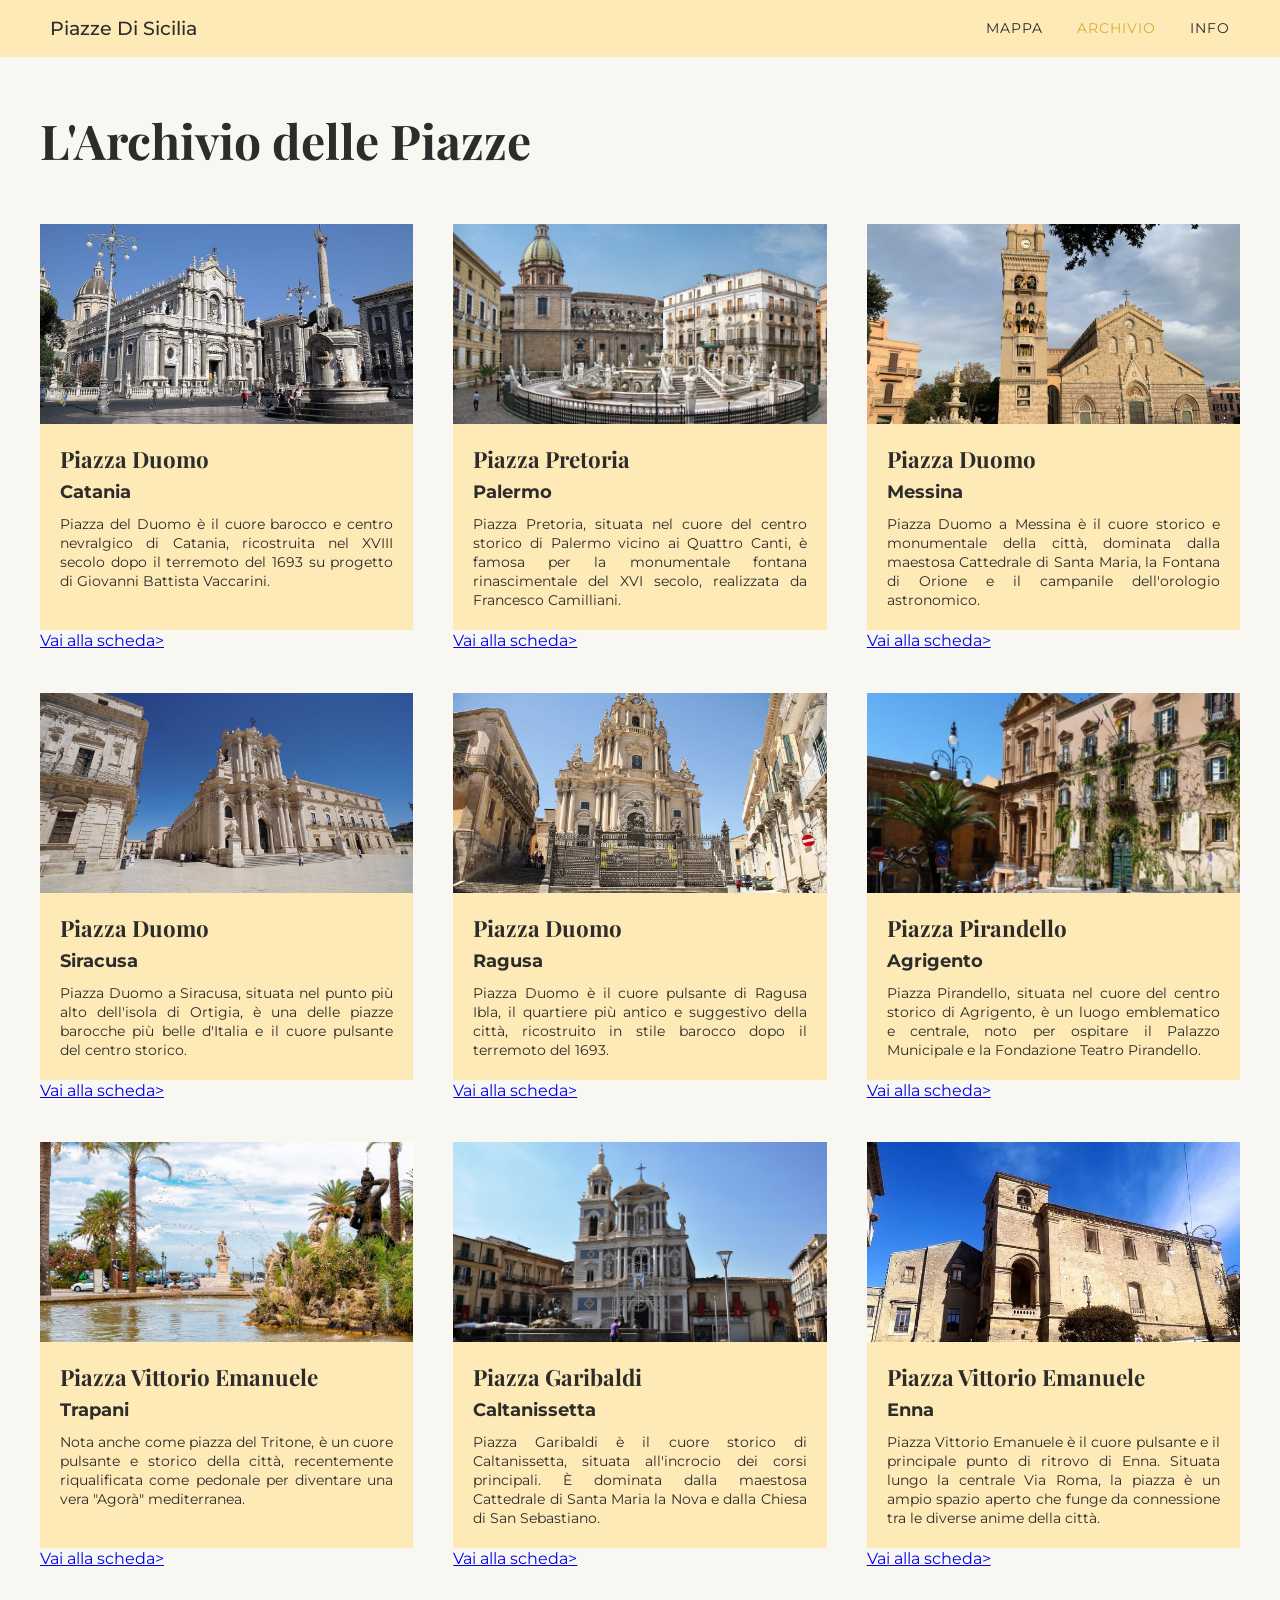
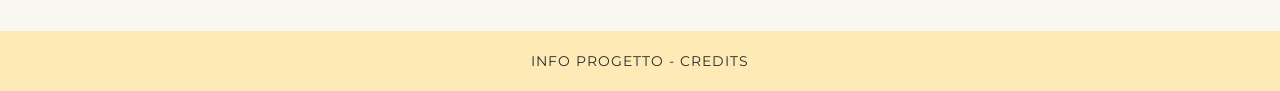
<file: index.html>
<!DOCTYPE html>
<html lang="en">
<head>
    <meta charset="UTF-8">
    <meta name="viewport" content="width=device-width, initial-scale=1.0">
    <title>Piazze di Sicilia - Archivio</title>
    <link href="https://fonts.googleapis.com/css2?family=Montserrat:wght@400;500;700&family=Playfair+Display:wght@700&display=swap" rel="stylesheet">
    
    <link rel="stylesheet" href="style.css">
</head>
<body>

    <header>
        <div class="logo">Piazze Di Sicilia</div>
        <nav>
            <a href="#">Mappa</a>
            <a href="#" class="active">Archivio</a>
            <a href="#">Info</a>
        </nav>
    </header>

    <main>
        <h1>L'Archivio delle Piazze</h1>

        <div class="grid-piazze">
            
            <article class="card">
                <img src="CSS/SIC-CT-01.jpg" alt="Piazza Duomo Catania" class="card-image">
                <div class="card-content">
                    <h2>Piazza Duomo</h2>
                    <h3>Catania</h3>
                    <p>Piazza del Duomo è il cuore barocco e centro nevralgico di Catania, ricostruita nel XVIII secolo dopo il terremoto del 1693 su progetto di Giovanni Battista Vaccarini.</p>
                </div>
                <a href="catania.html" class="btn-link">Vai alla scheda></a>
            </article>

            <article class="card">
                <img src="CSS/SIC-PA-01.jpg" alt="Piazza Pretoria Palermo" class="card-image">
                <div class="card-content">
                    <h2>Piazza Pretoria</h2>
                    <h3>Palermo</h3>
                    <p>Piazza Pretoria, situata nel cuore del centro storico di Palermo vicino ai Quattro Canti, è famosa per la monumentale fontana rinascimentale del XVI secolo, realizzata da Francesco Camilliani.</p>
                </div>
                <a href="palermo.html" class="btn-link">Vai alla scheda></a>
            </article>

            <article class="card">
                <img src="CSS/SIC-ME-01.jpg" alt="Piazza Duomo Messina" class="card-image">
                <div class="card-content">
                    <h2>Piazza Duomo</h2>
                    <h3>Messina</h3>
                    <p>Piazza Duomo a Messina è il cuore storico e monumentale della città, dominata dalla maestosa Cattedrale di Santa Maria, la Fontana di Orione e il campanile dell'orologio astronomico.</p>
                </div>
                <a href="messina.html" class="btn-link">Vai alla scheda></a>
            </article>

            <article class="card">
                <img src="CSS/SIC-SR-01.jpg" alt="Piazza Duomo Siracusa" class="card-image">
                <div class="card-content">
                    <h2>Piazza Duomo</h2>
                    <h3>Siracusa</h3>
                    <p>Piazza Duomo a Siracusa, situata nel punto più alto dell'isola di Ortigia, è una delle piazze barocche più belle d'Italia e il cuore pulsante del centro storico.</p>
                </div>
                <a href="siracusa.html" class="btn-link">Vai alla scheda></a>
            </article>

            <article class="card">
                <img src="CSS/SIC-RG-01.jpg" alt="Piazza Duomo Ragusa" class="card-image">
                <div class="card-content">
                    <h2>Piazza Duomo</h2>
                    <h3>Ragusa</h3>
                    <p>Piazza Duomo è il cuore pulsante di Ragusa Ibla, il quartiere più antico e suggestivo della città, ricostruito in stile barocco dopo il terremoto del 1693.</p>
                </div>
                <a href="ragusa.html" class="btn-link">Vai alla scheda></a>
            </article>

            <article class="card">
                <img src="CSS/SIC-AG-01.jpg" alt="Piazza Pirandello Agrigento" class="card-image">
                <div class="card-content">
                    <h2>Piazza Pirandello</h2>
                    <h3>Agrigento</h3>
                    <p>Piazza Pirandello, situata nel cuore del centro storico di Agrigento, è un luogo emblematico e centrale, noto per ospitare il Palazzo Municipale e la Fondazione Teatro Pirandello.</p>
                </div>
                <a href="agrigento.html" class="btn-link">Vai alla scheda></a>
            </article>

            <article class="card">
                <img src="CSS/SIC-TP-01.jpg" alt="Piazza Vittorio emanuele" class="card-image">
                <div class="card-content">
                    <h2>Piazza Vittorio Emanuele</h2>
                    <h3>Trapani</h3>
                    <p>Nota anche come piazza del Tritone, è un cuore pulsante e storico della città, recentemente riqualificata come pedonale per diventare una vera "Agorà" mediterranea.</p>
                </div>
                <a href="trapani.html" class="btn-link">Vai alla scheda></a>
            </article>

            <article class="card">
                <img src="CSS/SIC-CL-01.jpg" alt="Piazza Garibaldi" class="card-image">
                <div class="card-content">
                    <h2>Piazza Garibaldi</h2>
                    <h3>Caltanissetta</h3>
                    <p>Piazza Garibaldi è il cuore storico di Caltanissetta, situata all'incrocio dei corsi principali. È dominata dalla maestosa Cattedrale di Santa Maria la Nova e dalla Chiesa di San Sebastiano.</p>
                </div>
                <a href="caltanissetta.html" class="btn-link">Vai alla scheda></a>
            </article>

            <article class="card">
                <img src="CSS/SIC-EN-01.webp" alt="Piazza Vittorio emanuele" class="card-image">
                <div class="card-content">
                    <h2>Piazza Vittorio Emanuele</h2>
                    <h3>Enna</h3>
                    <p>Piazza Vittorio Emanuele è il cuore pulsante e il principale punto di ritrovo di Enna. Situata lungo la centrale Via Roma, la piazza è un ampio spazio aperto che funge da connessione tra le diverse anime della città.</p>
                </div>
                <a href="enna.html" class="btn-link">Vai alla scheda></a>
            </article>

        </div>
    </main>

    <footer>
        Info Progetto - Credits
    </footer>

</body>
</html>
</file>
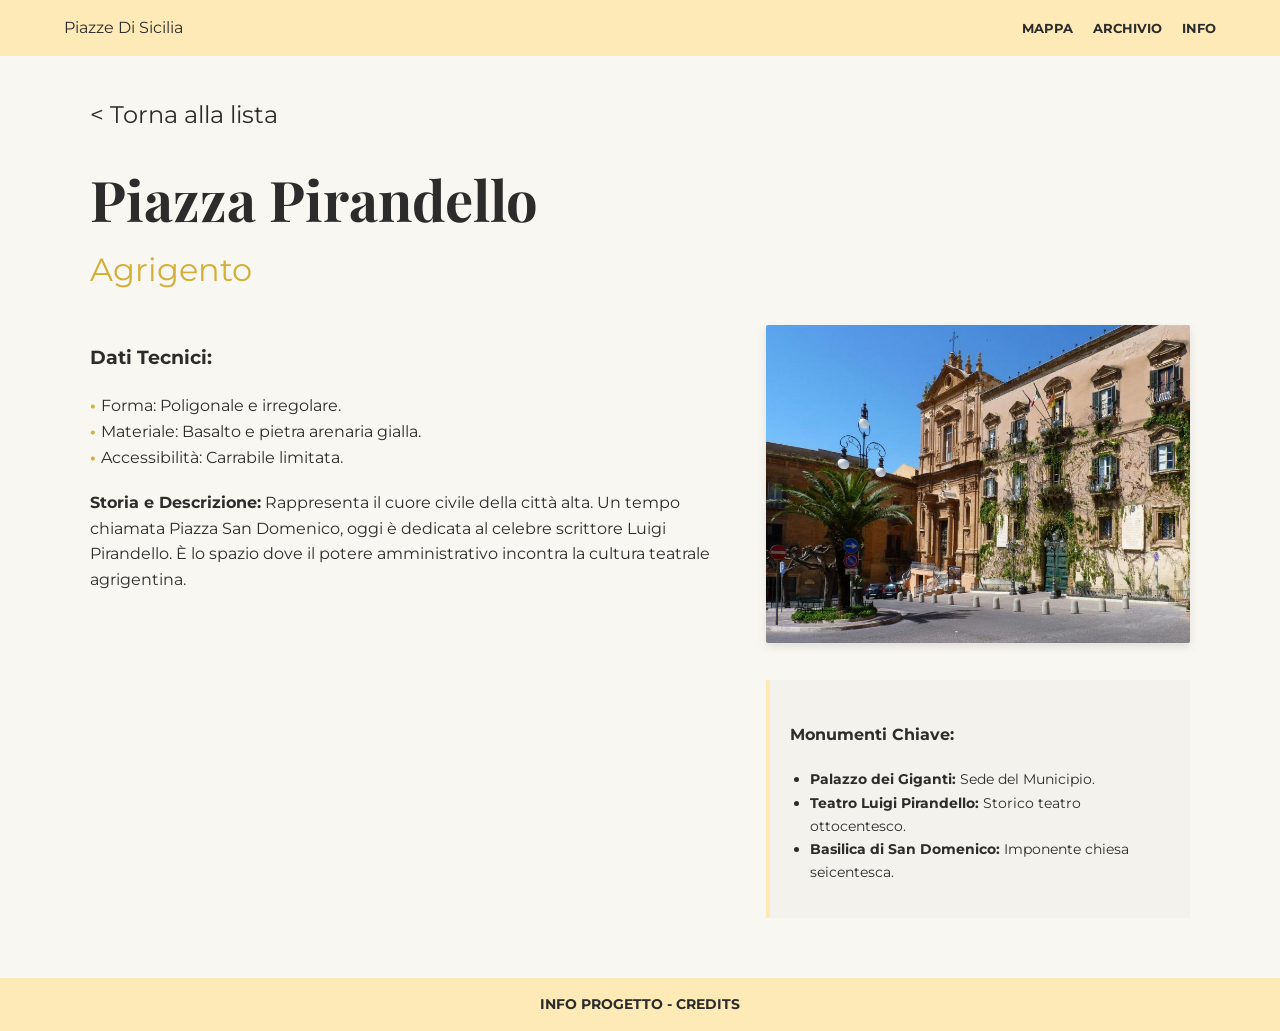
<file: agrigento.html>
<!DOCTYPE html>
<html lang="it">
<head>
    <meta charset="UTF-8">
    <title>Dettaglio - Piazza Duomo Ragusa Ibla</title>
    <link href="https://fonts.googleapis.com/css2?family=Montserrat:wght@400;700&family=Playfair+Display:wght@700&display=swap" rel="stylesheet">
    <style>
        :root { --gold-bg: #FEEAB6; --page-bg: #F9F7F2; --text-dark: #2C2C2C; }
        body { margin: 0; font-family: 'Montserrat', sans-serif; background: var(--page-bg); color: var(--text-dark); line-height: 1.6; }
        header, footer { background: var(--gold-bg); padding: 15px 5%; display: flex; justify-content: space-between; align-items: center; }
        header nav a { text-decoration: none; color: var(--text-dark); margin-left: 20px; font-weight: bold; text-transform: uppercase; font-size: 0.8em; }
        .container { max-width: 1100px; margin: 40px auto; padding: 0 40px; }
        .back-link { text-decoration: none; color: var(--text-dark); font-size: 1.5em; display: block; margin-bottom: 20px; }
        .titles h1 { font-family: 'Playfair Display', serif; font-size: 3.5em; margin: 0; }
        .titles h2 { font-size: 2em; margin: 0; font-weight: normal; color: #D4AF37; }
        .main-layout { display: flex; gap: 40px; margin-top: 30px; }
        .left-col { flex: 1.5; }
        .right-col { flex: 1; }
        .hero-img { width: 100%; border-radius: 2px; box-shadow: 0 4px 10px rgba(0,0,0,0.1); }
        .data-list { list-style: none; padding: 0; margin: 20px 0; }
        .data-list li::before { content: "• "; font-weight: bold; color: #D4AF37; }
        .monuments-box { background: rgba(0,0,0,0.02); padding: 20px; border-left: 4px solid var(--gold-bg); }
        footer { justify-content: center; margin-top: 60px; font-weight: bold; text-transform: uppercase; font-size: 0.9em; }
    </style>
</head>
<body>
    <header><div>Piazze Di Sicilia</div><nav><a href="index.html">MAPPA</a><a href="index.html">ARCHIVIO</a><a href="#">INFO</a></nav></header>
<div class="container">
    <a href="index.html" class="back-link">&lt; Torna alla lista</a>
    <div class="titles"><h1>Piazza Pirandello</h1><h2>Agrigento</h2></div>
    <div class="main-layout">
        <div class="left-col">
            <h3>Dati Tecnici:</h3>
            <ul class="data-list">
                <li>Forma: Poligonale e irregolare.</li>
                <li>Materiale: Basalto e pietra arenaria gialla.</li>
                <li>Accessibilità: Carrabile limitata.</li>
            </ul>
            <p><strong>Storia e Descrizione:</strong> Rappresenta il cuore civile della città alta. Un tempo chiamata Piazza San Domenico, oggi è dedicata al celebre scrittore Luigi Pirandello. È lo spazio dove il potere amministrativo incontra la cultura teatrale agrigentina.</p>
        </div>
        <div class="right-col">
            <img src="CSS/SIC-AG-01.jpg" class="hero-img" alt="Agrigento">
            <div class="monuments-box" style="margin-top: 30px;">
                <h4>Monumenti Chiave:</h4>
                <ul style="padding-left: 20px; font-size: 0.9em;">
                    <li><strong>Palazzo dei Giganti:</strong> Sede del Municipio.</li>
                    <li><strong>Teatro Luigi Pirandello:</strong> Storico teatro ottocentesco.</li>
                    <li><strong>Basilica di San Domenico:</strong> Imponente chiesa seicentesca.</li>
                </ul>
            </div>
        </div>
    </div>
</div>
<footer>INFO PROGETTO - CREDITS</footer>
</body>
</html>
</file>
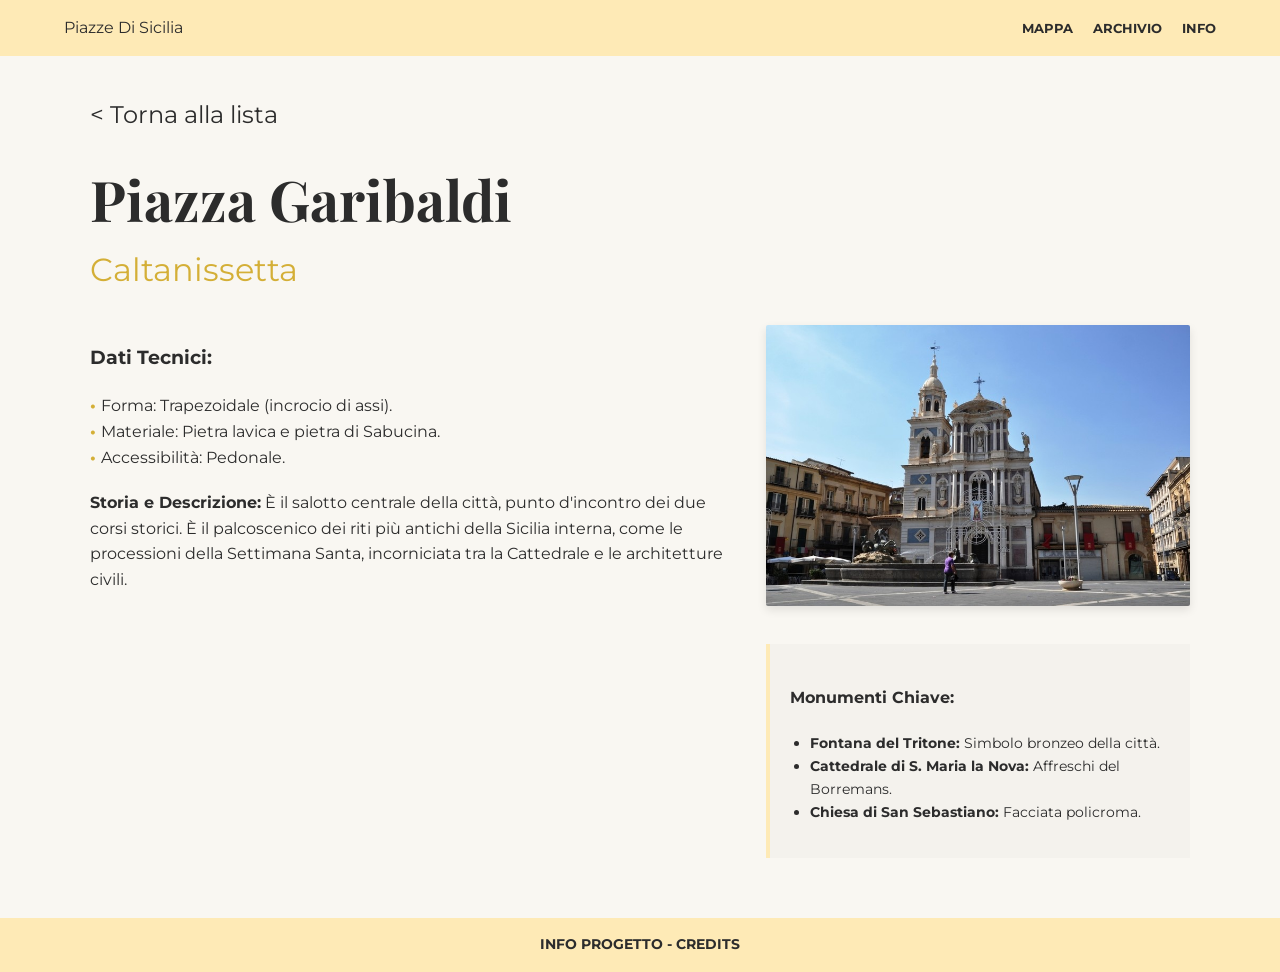
<file: caltanissetta.html>
<!DOCTYPE html>
<html lang="it">
<head>
    <meta charset="UTF-8">
    <title>Dettaglio - Piazza Duomo Ragusa Ibla</title>
    <link href="https://fonts.googleapis.com/css2?family=Montserrat:wght@400;700&family=Playfair+Display:wght@700&display=swap" rel="stylesheet">
    <style>
        :root { --gold-bg: #FEEAB6; --page-bg: #F9F7F2; --text-dark: #2C2C2C; }
        body { margin: 0; font-family: 'Montserrat', sans-serif; background: var(--page-bg); color: var(--text-dark); line-height: 1.6; }
        header, footer { background: var(--gold-bg); padding: 15px 5%; display: flex; justify-content: space-between; align-items: center; }
        header nav a { text-decoration: none; color: var(--text-dark); margin-left: 20px; font-weight: bold; text-transform: uppercase; font-size: 0.8em; }
        .container { max-width: 1100px; margin: 40px auto; padding: 0 40px; }
        .back-link { text-decoration: none; color: var(--text-dark); font-size: 1.5em; display: block; margin-bottom: 20px; }
        .titles h1 { font-family: 'Playfair Display', serif; font-size: 3.5em; margin: 0; }
        .titles h2 { font-size: 2em; margin: 0; font-weight: normal; color: #D4AF37; }
        .main-layout { display: flex; gap: 40px; margin-top: 30px; }
        .left-col { flex: 1.5; }
        .right-col { flex: 1; }
        .hero-img { width: 100%; border-radius: 2px; box-shadow: 0 4px 10px rgba(0,0,0,0.1); }
        .data-list { list-style: none; padding: 0; margin: 20px 0; }
        .data-list li::before { content: "• "; font-weight: bold; color: #D4AF37; }
        .monuments-box { background: rgba(0,0,0,0.02); padding: 20px; border-left: 4px solid var(--gold-bg); }
        footer { justify-content: center; margin-top: 60px; font-weight: bold; text-transform: uppercase; font-size: 0.9em; }
    </style>
</head>
<body>
    <header><div>Piazze Di Sicilia</div><nav><a href="index.html">MAPPA</a><a href="index.html">ARCHIVIO</a><a href="#">INFO</a></nav></header>
    <div class="container">
    <a href="index.html" class="back-link">&lt; Torna alla lista</a>
    <div class="titles"><h1>Piazza Garibaldi</h1><h2>Caltanissetta</h2></div>
    <div class="main-layout">
        <div class="left-col">
            <h3>Dati Tecnici:</h3>
            <ul class="data-list">
                <li>Forma: Trapezoidale (incrocio di assi).</li>
                <li>Materiale: Pietra lavica e pietra di Sabucina.</li>
                <li>Accessibilità: Pedonale.</li>
            </ul>
            <p><strong>Storia e Descrizione:</strong> È il salotto centrale della città, punto d'incontro dei due corsi storici. È il palcoscenico dei riti più antichi della Sicilia interna, come le processioni della Settimana Santa, incorniciata tra la Cattedrale e le architetture civili.</p>
        </div>
        <div class="right-col">
            <img src="CSS/SIC-CL-01.jpg" class="hero-img" alt="Caltanissetta">
            <div class="monuments-box" style="margin-top: 30px;">
                <h4>Monumenti Chiave:</h4>
                <ul style="padding-left: 20px; font-size: 0.9em;">
                    <li><strong>Fontana del Tritone:</strong> Simbolo bronzeo della città.</li>
                    <li><strong>Cattedrale di S. Maria la Nova:</strong> Affreschi del Borremans.</li>
                    <li><strong>Chiesa di San Sebastiano:</strong> Facciata policroma.</li>
                </ul>
            </div>
        </div>
    </div>
</div>
<footer>INFO PROGETTO - CREDITS</footer>
</body>
</html>
</file>
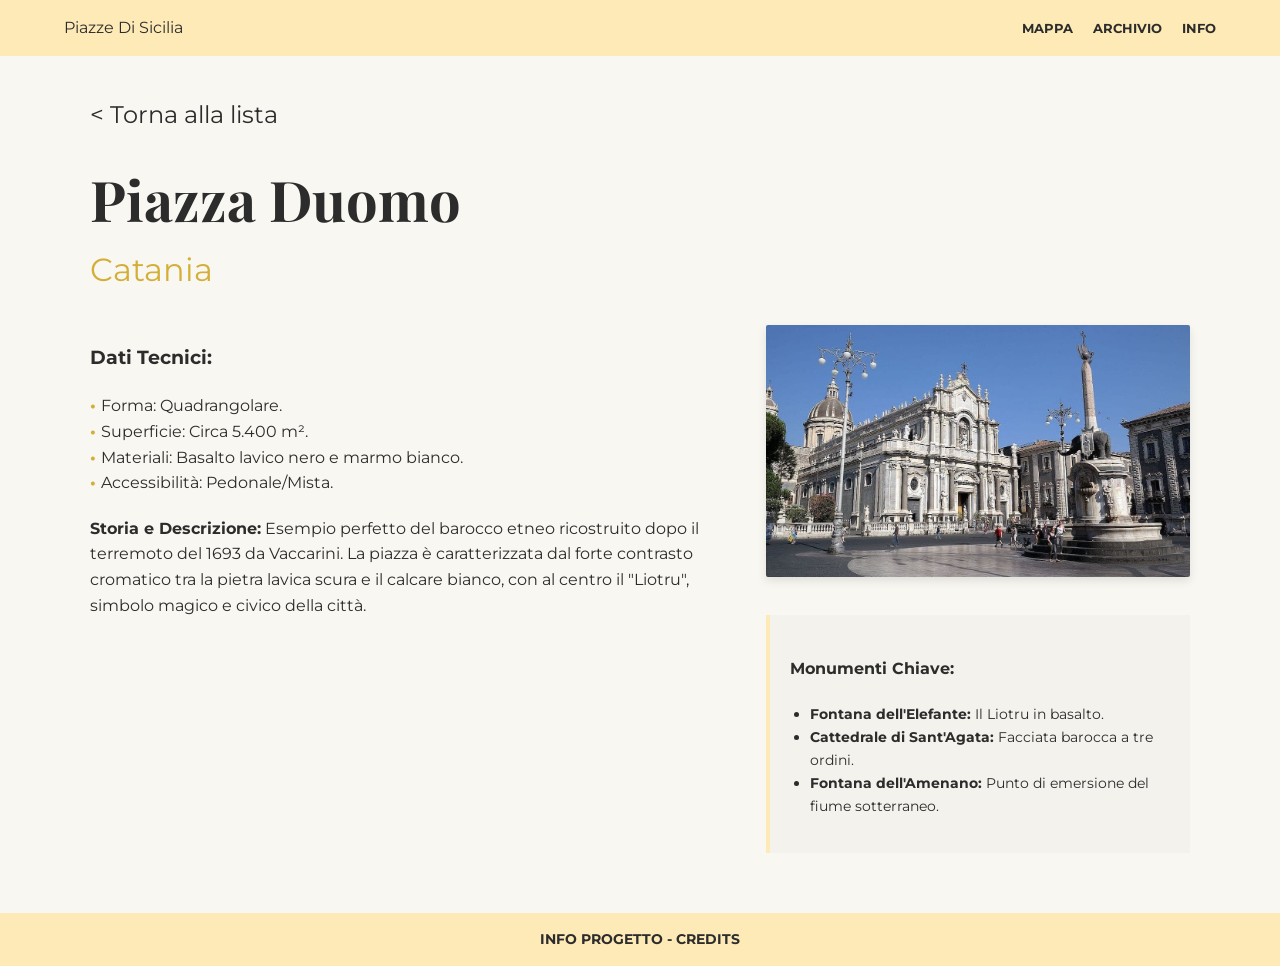
<file: catania.html>
<!DOCTYPE html>
<html lang="it">
<head>
    <meta charset="UTF-8">
    <title>Dettaglio - Piazza Duomo Catania</title>
    <link href="https://fonts.googleapis.com/css2?family=Montserrat:wght@400;700&family=Playfair+Display:wght@700&display=swap" rel="stylesheet">
    <style>
        :root { --gold-bg: #FEEAB6; --page-bg: #F9F7F2; --text-dark: #2C2C2C; }
        body { margin: 0; font-family: 'Montserrat', sans-serif; background: var(--page-bg); color: var(--text-dark); line-height: 1.6; }
        header, footer { background: var(--gold-bg); padding: 15px 5%; display: flex; justify-content: space-between; align-items: center; }
        header nav a { text-decoration: none; color: var(--text-dark); margin-left: 20px; font-weight: bold; text-transform: uppercase; font-size: 0.8em; }
        .container { max-width: 1100px; margin: 40px auto; padding: 0 40px; }
        .back-link { text-decoration: none; color: var(--text-dark); font-size: 1.5em; display: block; margin-bottom: 20px; }
        .titles h1 { font-family: 'Playfair Display', serif; font-size: 3.5em; margin: 0; }
        .titles h2 { font-size: 2em; margin: 0; font-weight: normal; color: #D4AF37; }
        .main-layout { display: flex; gap: 40px; margin-top: 30px; }
        .left-col { flex: 1.5; }
        .right-col { flex: 1; }
        .hero-img { width: 100%; border-radius: 2px; box-shadow: 0 4px 10px rgba(0,0,0,0.1); }
        .data-list { list-style: none; padding: 0; margin: 20px 0; }
        .data-list li::before { content: "• "; font-weight: bold; color: #D4AF37; }
        .monuments-box { background: rgba(0,0,0,0.02); padding: 20px; border-left: 4px solid var(--gold-bg); }
        footer { justify-content: center; margin-top: 60px; font-weight: bold; text-transform: uppercase; font-size: 0.9em; }
    </style>
</head>
<body>
    <header>
        <div>Piazze Di Sicilia</div>
        <nav><a href="index.html">MAPPA</a><a href="index.html">ARCHIVIO</a><a href="#">INFO</a></nav>
    </header>

    <div class="container">
        <a href="index.html" class="back-link">&lt; Torna alla lista</a>
        <div class="titles">
            <h1>Piazza Duomo</h1>
            <h2>Catania</h2>
        </div>

        <div class="main-layout">
            <div class="left-col">
                <h3>Dati Tecnici:</h3>
                <ul class="data-list">
                    <li>Forma: Quadrangolare.</li>
                    <li>Superficie: Circa 5.400 m².</li>
                    <li>Materiali: Basalto lavico nero e marmo bianco.</li>
                    <li>Accessibilità: Pedonale/Mista.</li>
                </ul>
                <p><strong>Storia e Descrizione:</strong> Esempio perfetto del barocco etneo ricostruito dopo il terremoto del 1693 da Vaccarini. La piazza è caratterizzata dal forte contrasto cromatico tra la pietra lavica scura e il calcare bianco, con al centro il "Liotru", simbolo magico e civico della città.</p>
            </div>
            <div class="right-col">
                <img src="CSS/SIC-CT-01.jpg" class="hero-img" alt="Catania">
                <div class="monuments-box" style="margin-top: 30px;">
                    <h4>Monumenti Chiave:</h4>
                    <ul style="padding-left: 20px; font-size: 0.9em;">
                        <li><strong>Fontana dell'Elefante:</strong> Il Liotru in basalto.</li>
                        <li><strong>Cattedrale di Sant'Agata:</strong> Facciata barocca a tre ordini.</li>
                        <li><strong>Fontana dell'Amenano:</strong> Punto di emersione del fiume sotterraneo.</li>
                    </ul>
                </div>
            </div>
        </div>
    </div>
    <footer>INFO PROGETTO - CREDITS</footer>
</body>
</html>
</file>
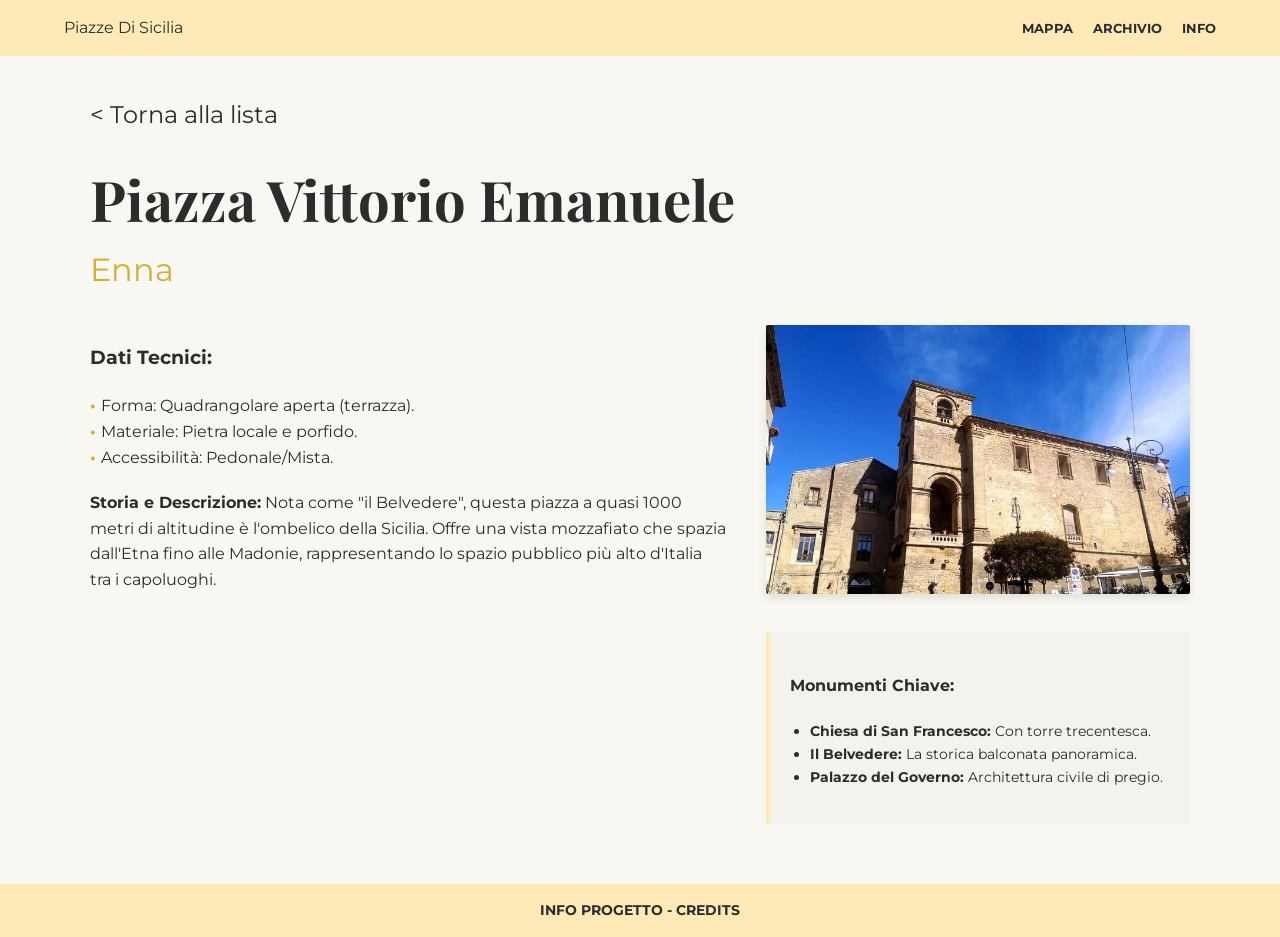
<file: enna.html>
<!DOCTYPE html>
<html lang="it">
<head>
    <meta charset="UTF-8">
    <title>Dettaglio - Piazza Duomo Ragusa Ibla</title>
    <link href="https://fonts.googleapis.com/css2?family=Montserrat:wght@400;700&family=Playfair+Display:wght@700&display=swap" rel="stylesheet">
    <style>
        :root { --gold-bg: #FEEAB6; --page-bg: #F9F7F2; --text-dark: #2C2C2C; }
        body { margin: 0; font-family: 'Montserrat', sans-serif; background: var(--page-bg); color: var(--text-dark); line-height: 1.6; }
        header, footer { background: var(--gold-bg); padding: 15px 5%; display: flex; justify-content: space-between; align-items: center; }
        header nav a { text-decoration: none; color: var(--text-dark); margin-left: 20px; font-weight: bold; text-transform: uppercase; font-size: 0.8em; }
        .container { max-width: 1100px; margin: 40px auto; padding: 0 40px; }
        .back-link { text-decoration: none; color: var(--text-dark); font-size: 1.5em; display: block; margin-bottom: 20px; }
        .titles h1 { font-family: 'Playfair Display', serif; font-size: 3.5em; margin: 0; }
        .titles h2 { font-size: 2em; margin: 0; font-weight: normal; color: #D4AF37; }
        .main-layout { display: flex; gap: 40px; margin-top: 30px; }
        .left-col { flex: 1.5; }
        .right-col { flex: 1; }
        .hero-img { width: 100%; border-radius: 2px; box-shadow: 0 4px 10px rgba(0,0,0,0.1); }
        .data-list { list-style: none; padding: 0; margin: 20px 0; }
        .data-list li::before { content: "• "; font-weight: bold; color: #D4AF37; }
        .monuments-box { background: rgba(0,0,0,0.02); padding: 20px; border-left: 4px solid var(--gold-bg); }
        footer { justify-content: center; margin-top: 60px; font-weight: bold; text-transform: uppercase; font-size: 0.9em; }
    </style>
</head>
<body>
    <header><div>Piazze Di Sicilia</div><nav><a href="index.html">MAPPA</a><a href="index.html">ARCHIVIO</a><a href="#">INFO</a></nav></header>
    <div class="container">
    <a href="index.html" class="back-link">&lt; Torna alla lista</a>
    <div class="titles"><h1>Piazza Vittorio Emanuele</h1><h2>Enna</h2></div>
    <div class="main-layout">
        <div class="left-col">
            <h3>Dati Tecnici:</h3>
            <ul class="data-list">
                <li>Forma: Quadrangolare aperta (terrazza).</li>
                <li>Materiale: Pietra locale e porfido.</li>
                <li>Accessibilità: Pedonale/Mista.</li>
            </ul>
            <p><strong>Storia e Descrizione:</strong> Nota come "il Belvedere", questa piazza a quasi 1000 metri di altitudine è l'ombelico della Sicilia. Offre una vista mozzafiato che spazia dall'Etna fino alle Madonie, rappresentando lo spazio pubblico più alto d'Italia tra i capoluoghi.</p>
        </div>
        <div class="right-col">
            <img src="CSS/SIC-EN-01.webp" class="hero-img" alt="Enna">
            <div class="monuments-box" style="margin-top: 30px;">
                <h4>Monumenti Chiave:</h4>
                <ul style="padding-left: 20px; font-size: 0.9em;">
                    <li><strong>Chiesa di San Francesco:</strong> Con torre trecentesca.</li>
                    <li><strong>Il Belvedere:</strong> La storica balconata panoramica.</li>
                    <li><strong>Palazzo del Governo:</strong> Architettura civile di pregio.</li>
                </ul>
            </div>
        </div>
    </div>
</div>
<footer>INFO PROGETTO - CREDITS</footer>
</body>
</html>
</file>
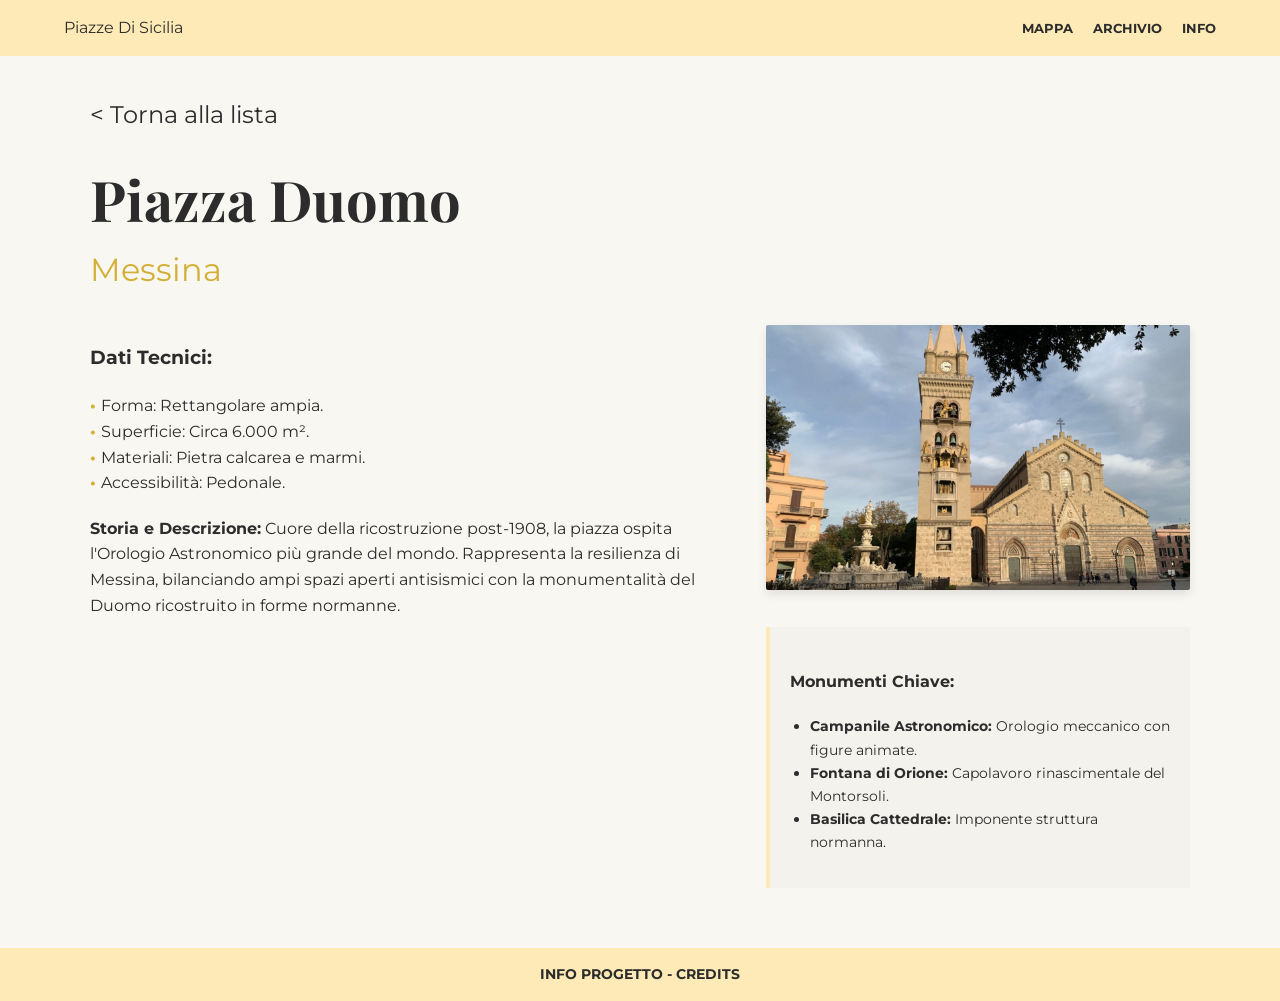
<file: messina.html>
<!DOCTYPE html>
<html lang="it">
<head>
    <meta charset="UTF-8">
    <title>Dettaglio - Piazza Duomo Messina</title>
    <link href="https://fonts.googleapis.com/css2?family=Montserrat:wght@400;700&family=Playfair+Display:wght@700&display=swap" rel="stylesheet">
    <style>
        :root { --gold-bg: #FEEAB6; --page-bg: #F9F7F2; --text-dark: #2C2C2C; }
        body { margin: 0; font-family: 'Montserrat', sans-serif; background: var(--page-bg); color: var(--text-dark); line-height: 1.6; }
        header, footer { background: var(--gold-bg); padding: 15px 5%; display: flex; justify-content: space-between; align-items: center; }
        header nav a { text-decoration: none; color: var(--text-dark); margin-left: 20px; font-weight: bold; text-transform: uppercase; font-size: 0.8em; }
        .container { max-width: 1100px; margin: 40px auto; padding: 0 40px; }
        .back-link { text-decoration: none; color: var(--text-dark); font-size: 1.5em; display: block; margin-bottom: 20px; }
        .titles h1 { font-family: 'Playfair Display', serif; font-size: 3.5em; margin: 0; }
        .titles h2 { font-size: 2em; margin: 0; font-weight: normal; color: #D4AF37; }
        .main-layout { display: flex; gap: 40px; margin-top: 30px; }
        .left-col { flex: 1.5; }
        .right-col { flex: 1; }
        .hero-img { width: 100%; border-radius: 2px; box-shadow: 0 4px 10px rgba(0,0,0,0.1); }
        .data-list { list-style: none; padding: 0; margin: 20px 0; }
        .data-list li::before { content: "• "; font-weight: bold; color: #D4AF37; }
        .monuments-box { background: rgba(0,0,0,0.02); padding: 20px; border-left: 4px solid var(--gold-bg); }
        footer { justify-content: center; margin-top: 60px; font-weight: bold; text-transform: uppercase; font-size: 0.9em; }
    </style>
</head>
<body>
    <header>
        <div>Piazze Di Sicilia</div>
        <nav><a href="index.html">MAPPA</a><a href="index.html">ARCHIVIO</a><a href="#">INFO</a></nav>
    </header>

    <div class="container">
        <a href="index.html" class="back-link">&lt; Torna alla lista</a>
        <div class="titles">
            <h1>Piazza Duomo</h1>
            <h2>Messina</h2>
        </div>

        <div class="main-layout">
            <div class="left-col">
                <h3>Dati Tecnici:</h3>
                <ul class="data-list">
                    <li>Forma: Rettangolare ampia.</li>
                    <li>Superficie: Circa 6.000 m².</li>
                    <li>Materiali: Pietra calcarea e marmi.</li>
                    <li>Accessibilità: Pedonale.</li>
                </ul>
                <p><strong>Storia e Descrizione:</strong> Cuore della ricostruzione post-1908, la piazza ospita l'Orologio Astronomico più grande del mondo. Rappresenta la resilienza di Messina, bilanciando ampi spazi aperti antisismici con la monumentalità del Duomo ricostruito in forme normanne.</p>
            </div>
            <div class="right-col">
                <img src="CSS/SIC-ME-01.jpg" class="hero-img" alt="Messina">
                <div class="monuments-box" style="margin-top: 30px;">
                    <h4>Monumenti Chiave:</h4>
                    <ul style="padding-left: 20px; font-size: 0.9em;">
                        <li><strong>Campanile Astronomico:</strong> Orologio meccanico con figure animate.</li>
                        <li><strong>Fontana di Orione:</strong> Capolavoro rinascimentale del Montorsoli.</li>
                        <li><strong>Basilica Cattedrale:</strong> Imponente struttura normanna.</li>
                    </ul>
                </div>
            </div>
        </div>
    </div>
    <footer>INFO PROGETTO - CREDITS</footer>
</body>
</html>
</file>
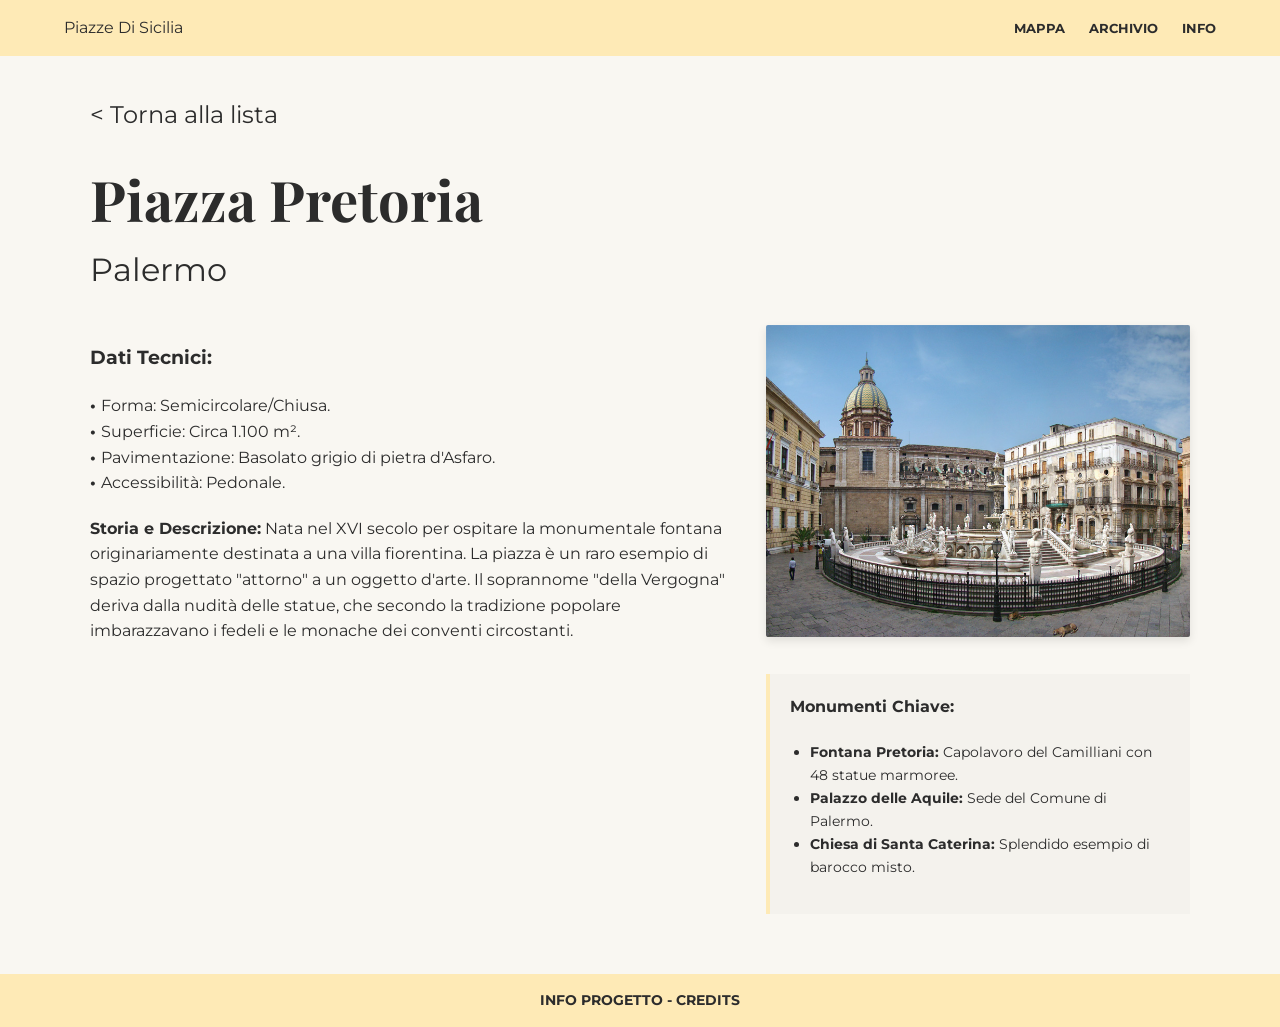
<file: palermo.html>
<!DOCTYPE html>
<html lang="it">
<head>
    <meta charset="UTF-8">
    <title>Dettaglio - Piazza Pretoria</title>
    <link href="https://fonts.googleapis.com/css2?family=Montserrat:wght@400;700&family=Playfair+Display:wght@700&display=swap" rel="stylesheet">
    <style>
        :root { --gold-bg: #FEEAB6; --page-bg: #F9F7F2; --text-dark: #2C2C2C; }
        body { margin: 0; font-family: 'Montserrat', sans-serif; background: var(--page-bg); color: var(--text-dark); line-height: 1.6; }
        header, footer { background: var(--gold-bg); padding: 15px 5%; display: flex; justify-content: space-between; align-items: center; }
        header nav a { text-decoration: none; color: var(--text-dark); margin-left: 20px; font-weight: bold; text-transform: uppercase; font-size: 0.8em; }
        .container { max-width: 1100px; margin: 40px auto; padding: 0 40px; }
        .back-link { text-decoration: none; color: var(--text-dark); font-size: 1.5em; display: block; margin-bottom: 20px; }
        
        .header-content { display: flex; justify-content: space-between; align-items: flex-start; margin-bottom: 30px; }
        .titles h1 { font-family: 'Playfair Display', serif; font-size: 3.5em; margin: 0; }
        .titles h2 { font-size: 2em; margin: 0; font-weight: normal; }
        
        .main-layout { display: flex; gap: 40px; margin-top: 30px; }
        .left-col { flex: 1.5; }
        .right-col { flex: 1; }
        
        .hero-img { width: 100%; border-radius: 2px; box-shadow: 0 4px 10px rgba(0,0,0,0.1); }
        .data-list { list-style: none; padding: 0; margin: 20px 0; }
        .data-list li::before { content: "• "; font-weight: bold; }
        
        .monuments-box { background: rgba(0,0,0,0.02); padding: 20px; border-left: 4px solid var(--gold-bg); }
        .monuments-box h4 { margin-top: 0; }
        
        footer { justify-content: center; margin-top: 60px; font-weight: bold; text-transform: uppercase; font-size: 0.9em; }
    </style>
</head>
<body>
    <header>
        <div>Piazze Di Sicilia</div>
        <nav>
            <a href="#">MAPPA</a>
            <a href="index.html">ARCHIVIO</a>
            <a href="#">INFO</a>
        </nav>
    </header>

    <div class="container">
        <a href="index.html" class="back-link">&lt; Torna alla lista</a>
        
        <div class="header-content">
            <div class="titles">
                <h1>Piazza Pretoria</h1>
                <h2>Palermo</h2>
            </div>
        </div>

        <div class="main-layout">
            <div class="left-col">
                <h3>Dati Tecnici:</h3>
                <ul class="data-list">
                    <li>Forma: Semicircolare/Chiusa.</li>
                    <li>Superficie: Circa 1.100 m².</li>
                    <li>Pavimentazione: Basolato grigio di pietra d'Asfaro.</li>
                    <li>Accessibilità: Pedonale.</li>
                </ul>
                <p><strong>Storia e Descrizione:</strong> Nata nel XVI secolo per ospitare la monumentale fontana originariamente destinata a una villa fiorentina. La piazza è un raro esempio di spazio progettato "attorno" a un oggetto d'arte. Il soprannome "della Vergogna" deriva dalla nudità delle statue, che secondo la tradizione popolare imbarazzavano i fedeli e le monache dei conventi circostanti.</p>
            </div>

            <div class="right-col">
                <img src="CSS/SIC-PA-01.jpg" class="hero-img" alt="Piazza Pretoria">
                
                <div class="monuments-box" style="margin-top: 30px;">
                    <h4>Monumenti Chiave:</h4>
                    <ul style="padding-left: 20px; font-size: 0.9em;">
                        <li><strong>Fontana Pretoria:</strong> Capolavoro del Camilliani con 48 statue marmoree.</li>
                        <li><strong>Palazzo delle Aquile:</strong> Sede del Comune di Palermo.</li>
                        <li><strong>Chiesa di Santa Caterina:</strong> Splendido esempio di barocco misto.</li>
                    </ul>
                </div>
            </div>
        </div>
    </div>

    <footer>INFO PROGETTO - CREDITS</footer>
</body>
</html>
</file>
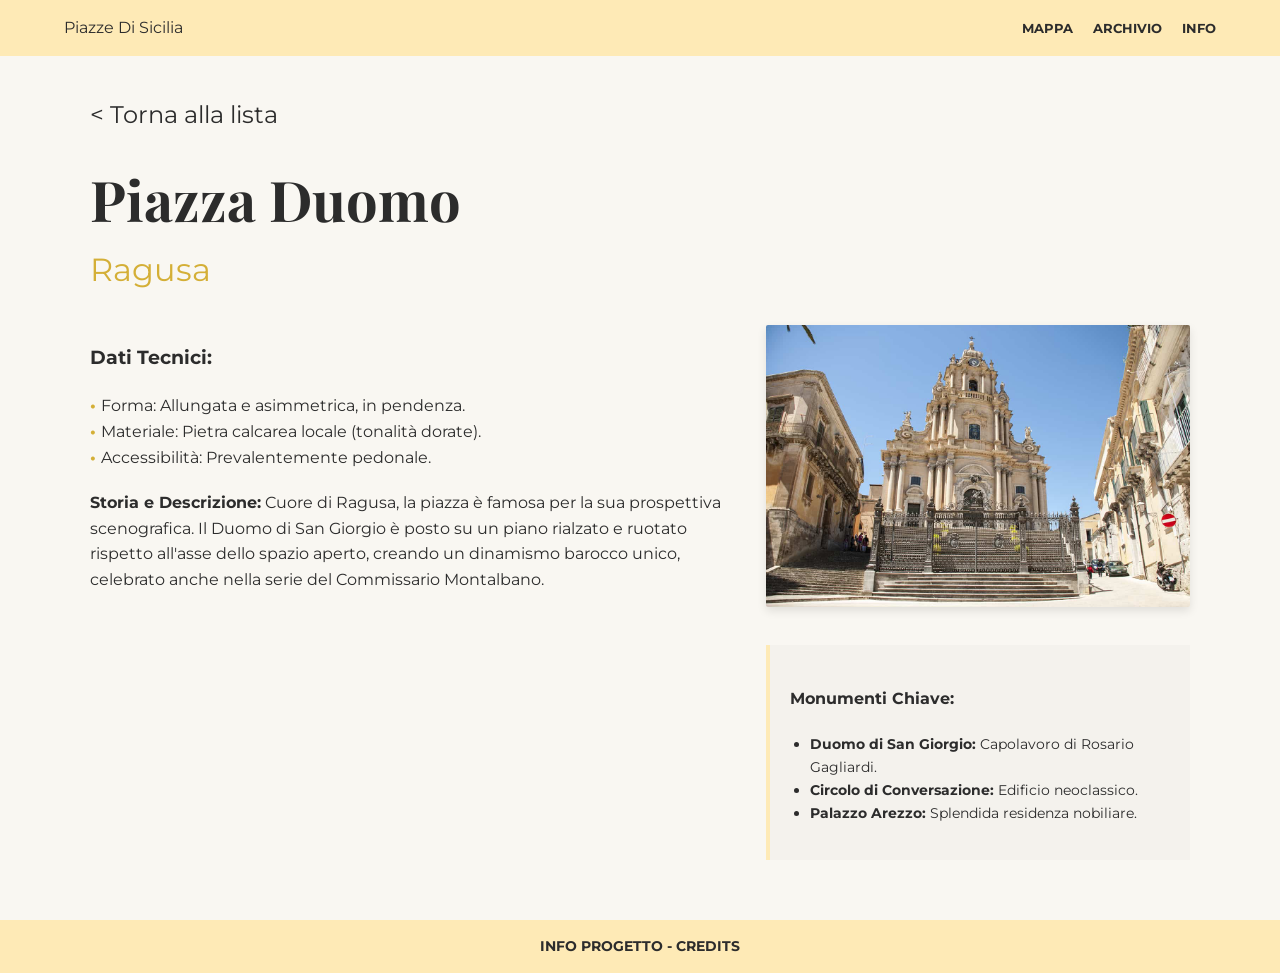
<file: ragusa.html>
<!DOCTYPE html>
<html lang="en">
<head>
    <meta charset="UTF-8">
    <title>Dettaglio - Piazza Duomo Ragusa Ibla</title>
    <link href="https://fonts.googleapis.com/css2?family=Montserrat:wght@400;700&family=Playfair+Display:wght@700&display=swap" rel="stylesheet">
    <style>
        :root { --gold-bg: #FEEAB6; --page-bg: #F9F7F2; --text-dark: #2C2C2C; }
        body { margin: 0; font-family: 'Montserrat', sans-serif; background: var(--page-bg); color: var(--text-dark); line-height: 1.6; }
        header, footer { background: var(--gold-bg); padding: 15px 5%; display: flex; justify-content: space-between; align-items: center; }
        header nav a { text-decoration: none; color: var(--text-dark); margin-left: 20px; font-weight: bold; text-transform: uppercase; font-size: 0.8em; }
        .container { max-width: 1100px; margin: 40px auto; padding: 0 40px; }
        .back-link { text-decoration: none; color: var(--text-dark); font-size: 1.5em; display: block; margin-bottom: 20px; }
        .titles h1 { font-family: 'Playfair Display', serif; font-size: 3.5em; margin: 0; }
        .titles h2 { font-size: 2em; margin: 0; font-weight: normal; color: #D4AF37; }
        .main-layout { display: flex; gap: 40px; margin-top: 30px; }
        .left-col { flex: 1.5; }
        .right-col { flex: 1; }
        .hero-img { width: 100%; border-radius: 2px; box-shadow: 0 4px 10px rgba(0,0,0,0.1); }
        .data-list { list-style: none; padding: 0; margin: 20px 0; }
        .data-list li::before { content: "• "; font-weight: bold; color: #D4AF37; }
        .monuments-box { background: rgba(0,0,0,0.02); padding: 20px; border-left: 4px solid var(--gold-bg); }
        footer { justify-content: center; margin-top: 60px; font-weight: bold; text-transform: uppercase; font-size: 0.9em; }
    </style>
</head>
<body>
    <header><div>Piazze Di Sicilia</div><nav><a href="index.html">MAPPA</a><a href="index.html">ARCHIVIO</a><a href="#">INFO</a></nav></header>
    <div class="container">
        <a href="index.html" class="back-link">&lt; Torna alla lista</a>
        <div class="titles"><h1>Piazza Duomo</h1><h2>Ragusa</h2></div>
        <div class="main-layout">
            <div class="left-col">
                <h3>Dati Tecnici:</h3>
                <ul class="data-list">
                    <li>Forma: Allungata e asimmetrica, in pendenza.</li>
                    <li>Materiale: Pietra calcarea locale (tonalità dorate).</li>
                    <li>Accessibilità: Prevalentemente pedonale.</li>
                </ul>
                <p><strong>Storia e Descrizione:</strong> Cuore di Ragusa, la piazza è famosa per la sua prospettiva scenografica. Il Duomo di San Giorgio è posto su un piano rialzato e ruotato rispetto all'asse dello spazio aperto, creando un dinamismo barocco unico, celebrato anche nella serie del Commissario Montalbano.</p>
            </div>
            <div class="right-col">
                <img src="CSS/SIC-RG-01.jpg" class="hero-img" alt="Ragusa">
                <div class="monuments-box" style="margin-top: 30px;">
                    <h4>Monumenti Chiave:</h4>
                    <ul style="padding-left: 20px; font-size: 0.9em;">
                        <li><strong>Duomo di San Giorgio:</strong> Capolavoro di Rosario Gagliardi.</li>
                        <li><strong>Circolo di Conversazione:</strong> Edificio neoclassico.</li>
                        <li><strong>Palazzo Arezzo:</strong> Splendida residenza nobiliare.</li>
                    </ul>
                </div>
            </div>
        </div>
    </div>
    <footer>INFO PROGETTO - CREDITS</footer>
</body>
</html>
</file>
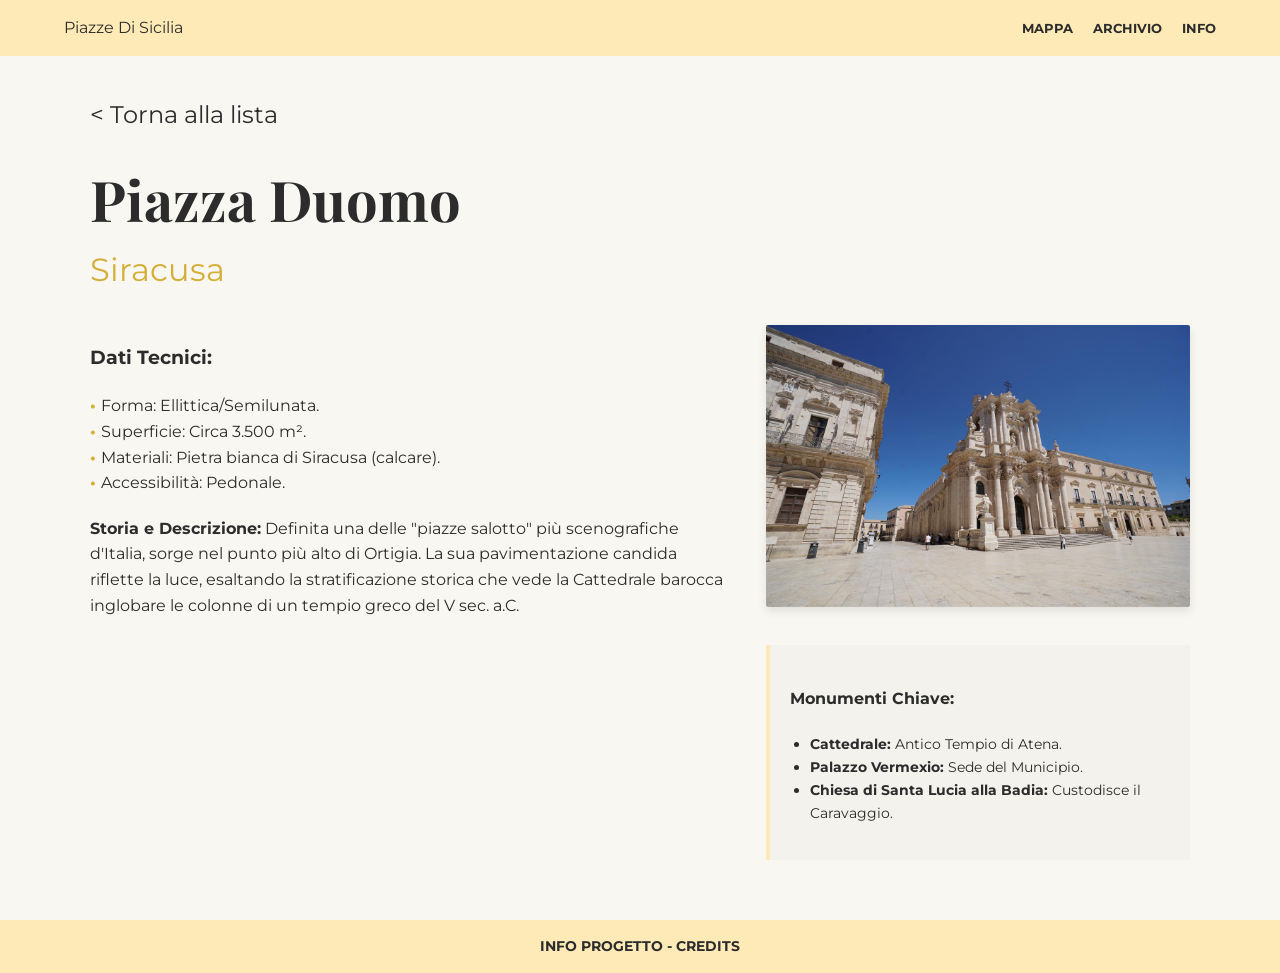
<file: siracusa.html>
<!DOCTYPE html>
<html lang="it">
<head>
    <meta charset="UTF-8">
    <title>Dettaglio - Piazza Duomo Siracusa</title>
    <link href="https://fonts.googleapis.com/css2?family=Montserrat:wght@400;700&family=Playfair+Display:wght@700&display=swap" rel="stylesheet">
    <style>
        :root { --gold-bg: #FEEAB6; --page-bg: #F9F7F2; --text-dark: #2C2C2C; }
        body { margin: 0; font-family: 'Montserrat', sans-serif; background: var(--page-bg); color: var(--text-dark); line-height: 1.6; }
        header, footer { background: var(--gold-bg); padding: 15px 5%; display: flex; justify-content: space-between; align-items: center; }
        header nav a { text-decoration: none; color: var(--text-dark); margin-left: 20px; font-weight: bold; text-transform: uppercase; font-size: 0.8em; }
        .container { max-width: 1100px; margin: 40px auto; padding: 0 40px; }
        .back-link { text-decoration: none; color: var(--text-dark); font-size: 1.5em; display: block; margin-bottom: 20px; }
        .titles h1 { font-family: 'Playfair Display', serif; font-size: 3.5em; margin: 0; }
        .titles h2 { font-size: 2em; margin: 0; font-weight: normal; color: #D4AF37; }
        .main-layout { display: flex; gap: 40px; margin-top: 30px; }
        .left-col { flex: 1.5; }
        .right-col { flex: 1; }
        .hero-img { width: 100%; border-radius: 2px; box-shadow: 0 4px 10px rgba(0,0,0,0.1); }
        .data-list { list-style: none; padding: 0; margin: 20px 0; }
        .data-list li::before { content: "• "; font-weight: bold; color: #D4AF37; }
        .monuments-box { background: rgba(0,0,0,0.02); padding: 20px; border-left: 4px solid var(--gold-bg); }
        footer { justify-content: center; margin-top: 60px; font-weight: bold; text-transform: uppercase; font-size: 0.9em; }
    </style>
</head>
<body>
    <header>
        <div>Piazze Di Sicilia</div>
        <nav><a href="index.html">MAPPA</a><a href="index.html">ARCHIVIO</a><a href="#">INFO</a></nav>
    </header>

    <div class="container">
        <a href="index.html" class="back-link">&lt; Torna alla lista</a>
        <div class="titles">
            <h1>Piazza Duomo</h1>
            <h2>Siracusa</h2>
        </div>

        <div class="main-layout">
            <div class="left-col">
                <h3>Dati Tecnici:</h3>
                <ul class="data-list">
                    <li>Forma: Ellittica/Semilunata.</li>
                    <li>Superficie: Circa 3.500 m².</li>
                    <li>Materiali: Pietra bianca di Siracusa (calcare).</li>
                    <li>Accessibilità: Pedonale.</li>
                </ul>
                <p><strong>Storia e Descrizione:</strong> Definita una delle "piazze salotto" più scenografiche d'Italia, sorge nel punto più alto di Ortigia. La sua pavimentazione candida riflette la luce, esaltando la stratificazione storica che vede la Cattedrale barocca inglobare le colonne di un tempio greco del V sec. a.C.</p>
            </div>
            <div class="right-col">
                <img src="CSS/SIC-SR-01.jpg" class="hero-img" alt="Siracusa">
                <div class="monuments-box" style="margin-top: 30px;">
                    <h4>Monumenti Chiave:</h4>
                    <ul style="padding-left: 20px; font-size: 0.9em;">
                        <li><strong>Cattedrale:</strong> Antico Tempio di Atena.</li>
                        <li><strong>Palazzo Vermexio:</strong> Sede del Municipio.</li>
                        <li><strong>Chiesa di Santa Lucia alla Badia:</strong> Custodisce il Caravaggio.</li>
                    </ul>
                </div>
            </div>
        </div>
    </div>
    <footer>INFO PROGETTO - CREDITS</footer>
</body>
</html>
</file>
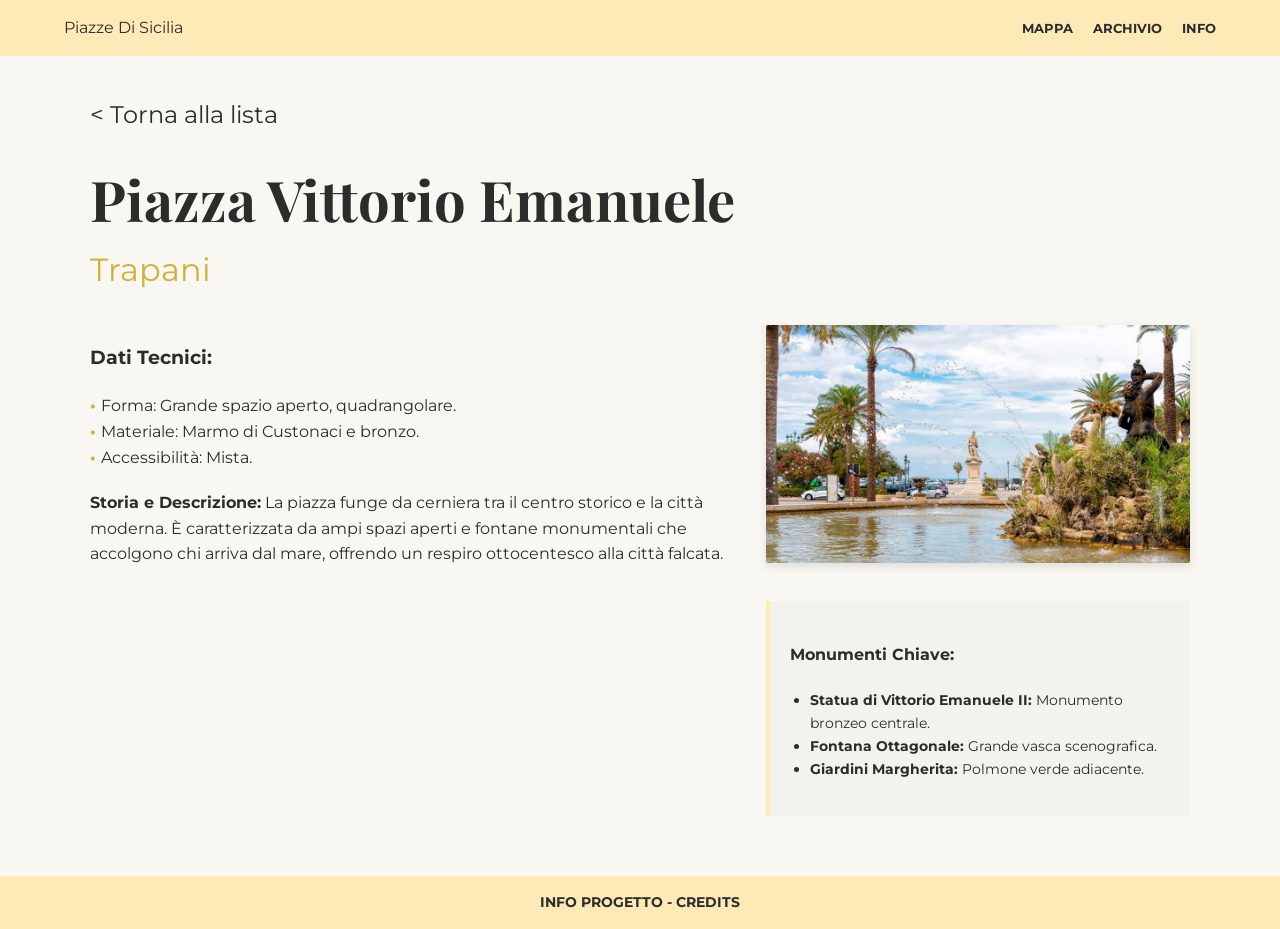
<file: trapani.html>
<!DOCTYPE html>
<html lang="it">
<head>
    <meta charset="UTF-8">
    <title>Dettaglio - Piazza Duomo Ragusa Ibla</title>
    <link href="https://fonts.googleapis.com/css2?family=Montserrat:wght@400;700&family=Playfair+Display:wght@700&display=swap" rel="stylesheet">
    <style>
        :root { --gold-bg: #FEEAB6; --page-bg: #F9F7F2; --text-dark: #2C2C2C; }
        body { margin: 0; font-family: 'Montserrat', sans-serif; background: var(--page-bg); color: var(--text-dark); line-height: 1.6; }
        header, footer { background: var(--gold-bg); padding: 15px 5%; display: flex; justify-content: space-between; align-items: center; }
        header nav a { text-decoration: none; color: var(--text-dark); margin-left: 20px; font-weight: bold; text-transform: uppercase; font-size: 0.8em; }
        .container { max-width: 1100px; margin: 40px auto; padding: 0 40px; }
        .back-link { text-decoration: none; color: var(--text-dark); font-size: 1.5em; display: block; margin-bottom: 20px; }
        .titles h1 { font-family: 'Playfair Display', serif; font-size: 3.5em; margin: 0; }
        .titles h2 { font-size: 2em; margin: 0; font-weight: normal; color: #D4AF37; }
        .main-layout { display: flex; gap: 40px; margin-top: 30px; }
        .left-col { flex: 1.5; }
        .right-col { flex: 1; }
        .hero-img { width: 100%; border-radius: 2px; box-shadow: 0 4px 10px rgba(0,0,0,0.1); }
        .data-list { list-style: none; padding: 0; margin: 20px 0; }
        .data-list li::before { content: "• "; font-weight: bold; color: #D4AF37; }
        .monuments-box { background: rgba(0,0,0,0.02); padding: 20px; border-left: 4px solid var(--gold-bg); }
        footer { justify-content: center; margin-top: 60px; font-weight: bold; text-transform: uppercase; font-size: 0.9em; }
    </style>
</head>
<body>
    <header><div>Piazze Di Sicilia</div><nav><a href="index.html">MAPPA</a><a href="index.html">ARCHIVIO</a><a href="#">INFO</a></nav></header>
    <div class="container">
    <a href="index.html" class="back-link">&lt; Torna alla lista</a>
    <div class="titles"><h1>Piazza Vittorio Emanuele</h1><h2>Trapani</h2></div>
    <div class="main-layout">
        <div class="left-col">
            <h3>Dati Tecnici:</h3>
            <ul class="data-list">
                <li>Forma: Grande spazio aperto, quadrangolare.</li>
                <li>Materiale: Marmo di Custonaci e bronzo.</li>
                <li>Accessibilità: Mista.</li>
            </ul>
            <p><strong>Storia e Descrizione:</strong> La piazza funge da cerniera tra il centro storico e la città moderna. È caratterizzata da ampi spazi aperti e fontane monumentali che accolgono chi arriva dal mare, offrendo un respiro ottocentesco alla città falcata.</p>
        </div>
        <div class="right-col">
            <img src="CSS/SIC-TP-01.jpg" class="hero-img" alt="Trapani">
            <div class="monuments-box" style="margin-top: 30px;">
                <h4>Monumenti Chiave:</h4>
                <ul style="padding-left: 20px; font-size: 0.9em;">
                    <li><strong>Statua di Vittorio Emanuele II:</strong> Monumento bronzeo centrale.</li>
                    <li><strong>Fontana Ottagonale:</strong> Grande vasca scenografica.</li>
                    <li><strong>Giardini Margherita:</strong> Polmone verde adiacente.</li>
                </ul>
            </div>
        </div>
    </div>
</div>
<footer>INFO PROGETTO - CREDITS</footer>
</body>
</html>
</file>
<file: style.css>
:root {
            --basalt: #2C2C2C;       
            --gold: #D4AF37;         
            --parchment: #F9F7F2;   
            --card-bg: #FEEAB6;      
        }

        body {
            margin: 0;
            font-family: 'Montserrat', sans-serif;
            background-color: var(--parchment);
            color: var(--basalt);
            line-height: 1.4;
        }

       
        header {
            background-color: #FEEAB6;
            padding: 15px 50px;
            display: flex;
            justify-content: space-between;
            align-items: center;
        }

        .logo {
            font-size: 1.2rem;
            font-weight: 500;
        }

        nav a {
            text-decoration: none;
            color: var(--basalt);
            margin-left: 30px;
            text-transform: uppercase;
            font-size: 0.9rem;
            letter-spacing: 1px;
        }

        nav a.active {
            color: var(--gold);
        }

        
        main {
            max-width: 1200px;
            margin: 50px auto;
            padding: 0 20px;
        }

        h1 {
            font-family: 'Playfair Display', serif;
            font-size: 3rem;
            margin-bottom: 50px;
            font-weight: 700;
        }

        
        .grid-piazze {
            display: grid;
            grid-template-columns: repeat(3, 1fr); 
            gap: 40px;
        }

        
        .card {
            display: flex;
            flex-direction: column;
        }

        .card-image {
            width: 100%;
            height: 200px;
            object-fit: cover;
            background-color: #ccc;
        }

        .card-content {
            background-color: #FEEAB6; /* Sfondo giallo chiaro della card */
            padding: 20px;
            flex-grow: 1;
        }

        .card-content h2 {
            font-family: 'Playfair Display', serif;
            font-size: 1.4rem;
            margin: 0;
        }

        .card-content h3 {
            font-size: 1.1rem;
            font-weight: 700;
            margin: 5px 0 10px 0;
        }

        .card-content p {
            font-size: 0.85rem;
            margin: 0;
            text-align: justify;
        }

        .card-link {
            display: inline-block;
            margin-top: 15px;
            text-decoration: none;
            color: var(--basalt);
            font-weight: 500;
            font-size: 0.9rem;
            text-transform: uppercase;
        }

        
        footer {
            background-color: #FEEAB6;
            text-align: center;
            padding: 20px;
            margin-top: 60px;
            text-transform: uppercase;
            letter-spacing: 1px;
            font-size: 0.9rem;
        }

       
        @media (max-width: 900px) {
            .grid-piazze { grid-template-columns: repeat(2, 1fr); }
        }
        @media (max-width: 600px) {
            .grid-piazze { grid-template-columns: 1fr; }
        }
</file>
